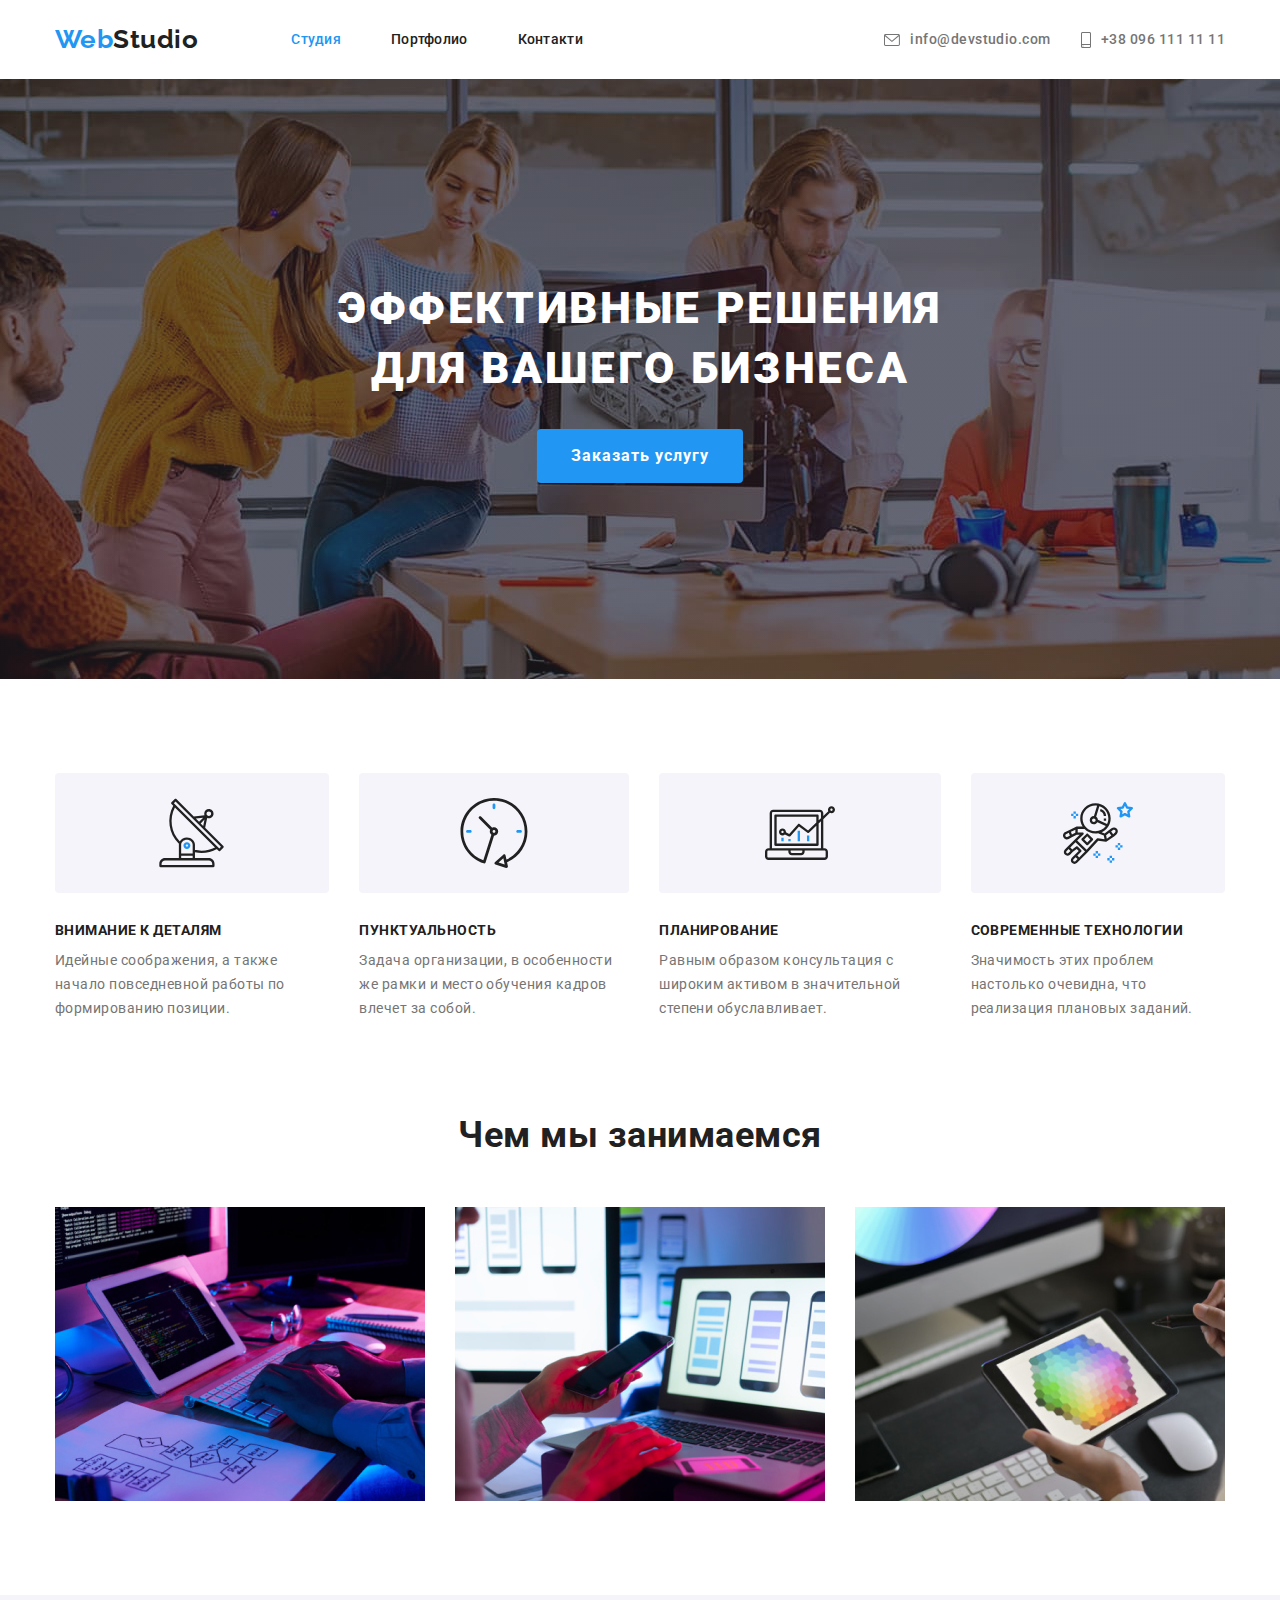
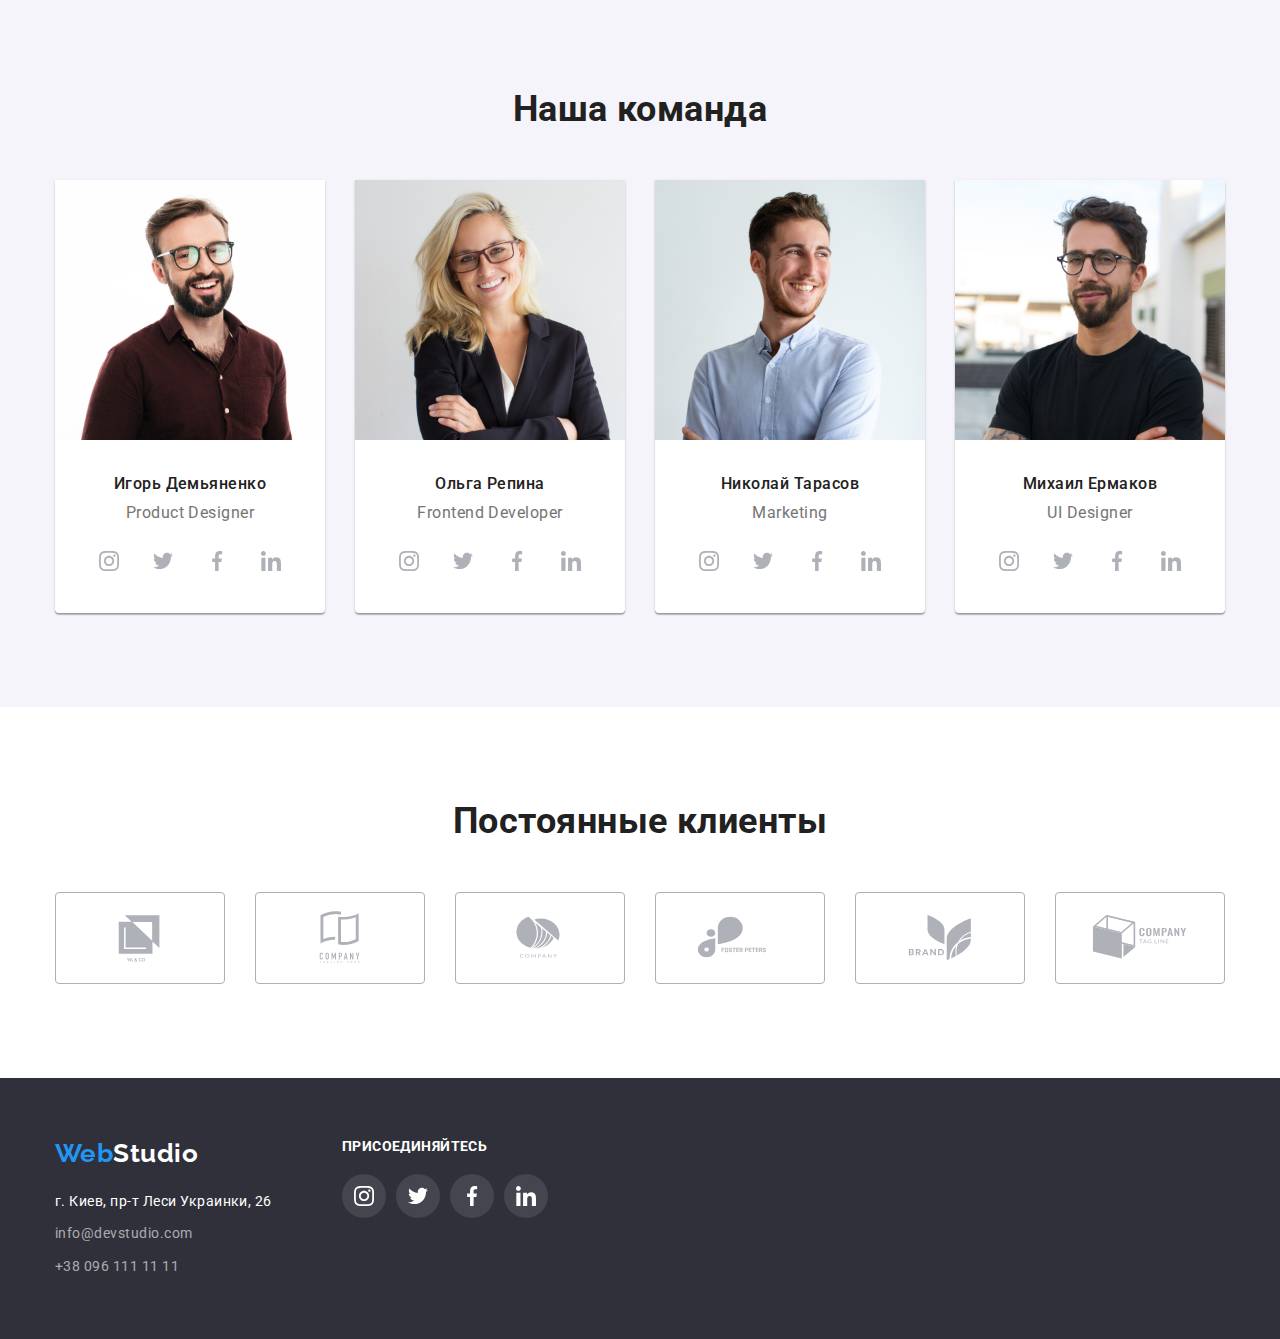
<file: index.html>
<!DOCTYPE html>
<html lang="ru">

<head>
    <meta charset="UTF-8">
    <meta http-equiv="X-UA-Compatible" content="IE=edge">
    <meta name="viewport" content="width=device-width, initial-scale=1.0">
    <title>WebStudio</title>
    <link
        href="https://fonts.googleapis.com/css2?family=Raleway:wght@700&family=Roboto:wght@400;500;700;900&display=swap"
        rel="stylesheet">
    <link rel="stylesheet"
        href="https://cdnjs.cloudflare.com/ajax/libs/modern-normalize/1.1.0/modern-normalize.min.css">
    <link rel="stylesheet" href="css/style.css" type="text/css">
</head>

<body>
    <header>
        <div class="container header-flex">
            <div class="logo-flex">
                <a href="./index.html" class="link logo"><span class="web">Web</span><span
                        class="studio">Studio</span></a>
            </div>
            <nav class="navmenu">
                <ul class="mkey list">
                    <li class="nkey">
                        <a href="./index.html" class="link current">Студия</a>
                    </li>
                    <li class="nkey">
                        <a href="./portfolio.html" class="link">Портфолио</a>
                    </li>
                    <li class="nkey">
                        <a href="#" class="link">Контакти</a>
                    </li>
                </ul>
            </nav>
            <ul class="contacts list">
                <li class="contacts-item">
                    <a href="mailto:info@devstudio.com" class="link contacts-link"><svg class="contacts-icon" width="16" height="12">
                        <use href="./image/sprite.svg#icon-mail"></use>
                    </svg>info@devstudio.com</a>
                </li>
                <li class="contacts-item">
                    <a href="tel:+380961111111" class="link contacts-link"><svg class="contacts-icon" width="10" height="16">
                        <use href="./image/sprite.svg#icon-smartphone"></use>
                    </svg>+38 096 111 11 11</a>
                </li>
            </ul>
        </div>
    </header>
    <main>
        <section class="hero">
            <div class="container hero-container">
                <h1 class="hero-title">Эффективные решения<br>для вашего бизнеса</h1>
                <button type="button" class="hero-button">Заказать услугу</button>
            </div>
        </section>
        <section class="peculiarities section">
            <div class="container">
                <ul class="list peculiarities-flex">
                    <li class="detail antenna">
                        <div class="item">
                            <svg class="item-pic">
                                <use href="./image/sprite.svg#icon-pic-antenna"></use>
                            </svg>
                        </div>
                        <h3 class="pcaption">Внимание к деталям</h3>
                        <p>Идейные соображения, а также начало повседневной работы по формированию позиции.</p>
                    </li>
                    <li class="detail clock">
                        <div class="item">
                            <svg class="item-pic">
                                <use href="./image/sprite.svg#icon-pic-clock"></use>
                            </svg>
                        </div>
                        <h3 class="pcaption">Пунктуальность</h3>
                        <p>Задача организации, в особенности же рамки и место обучения кадров влечет за собой.</p>
                    </li>
                    <li class="detail diagram">
                        <div class="item">
                            <svg class="item-pic">
                                <use href="./image/sprite.svg#icon-pic-diagram"></use>
                            </svg>
                        </div>
                        <h3 class="pcaption">Планирование</h3>
                        <p>Равным образом консультация с широким активом в значительной степени обуславливает.</p>
                    </li>
                    <li class="detail astronaut">
                        <div class="item">
                            <svg class="item-pic">
                                <use href="./image/sprite.svg#icon-pic-astronaut"></use>
                            </svg>
                        </div>
                        <h3 class="pcaption">Современные технологии</h3>
                        <p>Значимость этих проблем настолько очевидна, что реализация плановых заданий.</p>
                    </li>
                </ul>
            </div>
        </section>
        <section class="ourwork section section-ourwork">
            <div class="container ourwork-container">
                <h2 class="hcaption">Чем мы занимаемся</h2>
                <ul class="list ourwork-flex">
                    <li class="ourwork-flex-item">
                        <img src="image/wpwkeybord.jpg" alt="Руки набирающие текст на клавиатуре" width="370"
                            height="294">
                    </li>
                    <li class="ourwork-flex-item">
                        <img src="image/wpwphone.jpg" alt="Человек держит в руках телефон" width="370" height="294">
                    </li>
                    <li class="ourwork-flex-item">
                        <img src="image/wpwtable.jpg" alt="Человек смотрин на планшет возле компютера" width="370"
                            height="294">
                    </li>
                </ul>
            </div>
        </section>
        <section class="ourteam section">
            <div class="container">
                <h2 class="hcaption">Наша команда</h2>
                <ul class="list ourteam-flex">
                    <li class="team ourteam-item">
                        <div class="ourteam-employee">
                            <img src="image/team_demianov.jpg" alt="Мужчина в коричневой рубашке с бородой" width="270"
                                height="260">
                            <div class="ourteam-text">
                                <h3 class="fsname">Игорь Демьяненко</h3>
                                <p class="post">Product Designer</p>
                                <div class="ourteam-container">
                                    <ul class="list ourteam-list">
                                        <li class="ourteam-social">
                                            <a href="#" class="social-team-link">
                                                <svg class="socilat-team-icon" width="20" height="20">
                                                    <use href="./image/sprite.svg#icon-logo-instagram"></use>
                                                </svg>
                                            </a>
                                        </li>
                                        <li class="ourteam-social">
                                            <a href="#" class="social-team-link">
                                                <svg class="socilat-team-icon" width="20" height="20">
                                                    <use href="./image/sprite.svg#icon-logo-twiter"></use>
                                                </svg>
                                            </a>
                                        </li>
                                        <li class="ourteam-social">
                                            <a href="#" class="social-team-link">
                                                <svg class="socilat-team-icon" width="20" height="20">
                                                    <use href="./image/sprite.svg#icon-logo-facebook"></use>
                                                </svg>
                                            </a>
                                        </li>
                                        <li class="ourteam-social">
                                            <a href="#" class="social-team-link">
                                                <svg class="socilat-team-icon" width="20" height="20">
                                                    <use href="./image/sprite.svg#icon-logo-linkedin"></use>
                                                </svg>
                                            </a>
                                        </li>
                                    </ul>
                                </div>
                            </div>
                        </div>
                    </li>
                    <li class="team ourteam-item">
                        <div class="ourteam-employee">
                            <img src="image/team_repina.jpg" alt="Женщина с светлыми волосами в чёрном пиджаке"
                                width="270" height="260">
                            <div class="ourteam-text">
                                <h3 class="fsname">Ольга Репина</h3>
                                <p class="post">Frontend Developer</p>
                                <div class="ourteam-container">
                                    <div class="ourteam-container">
                                    <ul class="list ourteam-list">
                                        <li class="ourteam-social">
                                            <a href="#" class="social-team-link">
                                                <svg class="socilat-team-icon" width="20" height="20">
                                                    <use href="./image/sprite.svg#icon-logo-instagram"></use>
                                                </svg>
                                            </a>
                                        </li>
                                        <li class="ourteam-social">
                                            <a href="#" class="social-team-link">
                                                <svg class="socilat-team-icon" width="20" height="20">
                                                    <use href="./image/sprite.svg#icon-logo-twiter"></use>
                                                </svg>
                                            </a>
                                        </li>
                                        <li class="ourteam-social">
                                            <a href="#" class="social-team-link">
                                                <svg class="socilat-team-icon" width="20" height="20">
                                                    <use href="./image/sprite.svg#icon-logo-facebook"></use>
                                                </svg>
                                            </a>
                                        </li>
                                        <li class="ourteam-social">
                                            <a href="#" class="social-team-link">
                                                <svg class="socilat-team-icon" width="20" height="20">
                                                    <use href="./image/sprite.svg#icon-logo-linkedin"></use>
                                                </svg>
                                            </a>
                                        </li>
                                    </ul>
                                </div>
                            </div>
                        </div>
                    </li>
                    <li class="team ourteam-item">
                        <div class="ourteam-employee">
                            <img src="image/team_tarasov.jpg" alt="Мужчина в голубой рубашке улыбается" width="270"
                                height="260">
                            <div class="ourteam-text">
                                <h3 class="fsname">Николай Тарасов</h3>
                                <p class="post">Marketing</p>
                                <div class="ourteam-container">
                                    <ul class="list ourteam-list">
                                        <li class="ourteam-social">
                                            <a href="#" class="social-team-link">
                                                <svg class="socilat-team-icon" width="20" height="20">
                                                    <use href="./image/sprite.svg#icon-logo-instagram"></use>
                                                </svg>
                                            </a>
                                        </li>
                                        <li class="ourteam-social">
                                            <a href="#" class="social-team-link">
                                                <svg class="socilat-team-icon" width="20" height="20">
                                                    <use href="./image/sprite.svg#icon-logo-twiter"></use>
                                                </svg>
                                            </a>
                                        </li>
                                        <li class="ourteam-social">
                                            <a href="#" class="social-team-link">
                                                <svg class="socilat-team-icon" width="20" height="20">
                                                    <use href="./image/sprite.svg#icon-logo-facebook"></use>
                                                </svg>
                                            </a>
                                        </li>
                                        <li class="ourteam-social">
                                            <a href="#" class="social-team-link">
                                                <svg class="socilat-team-icon" width="20" height="20">
                                                    <use href="./image/sprite.svg#icon-logo-linkedin"></use>
                                                </svg>
                                            </a>
                                        </li>
                                    </ul>
                                </div>
                            </div>
                        </div>
                    </li>
                    <li class="team ourteam-item">
                        <div class="ourteam-employee">
                            <img src="image/team_ermakov.jpg" alt="Мужчина в чёрном джемпере с бородой и в очках"
                                width="270" height="260">
                            <div class="ourteam-text">
                                <h3 class="fsname">Михаил Ермаков</h3>
                                <p class="post">UI Designer</p>
                                <div class="ourteam-container">
                                    <ul class="list ourteam-list">
                                        <li class="ourteam-social">
                                            <a href="#" class="social-team-link">
                                                <svg class="socilat-team-icon" width="20" height="20">
                                                    <use href="./image/sprite.svg#icon-logo-instagram"></use>
                                                </svg>
                                            </a>
                                        </li>
                                        <li class="ourteam-social">
                                            <a href="#" class="social-team-link">
                                                <svg class="socilat-team-icon" width="20" height="20">
                                                    <use href="./image/sprite.svg#icon-logo-twiter"></use>
                                                </svg>
                                            </a>
                                        </li>
                                        <li class="ourteam-social">
                                            <a href="#" class="social-team-link">
                                                <svg class="socilat-team-icon" width="20" height="20">
                                                    <use href="./image/sprite.svg#icon-logo-facebook"></use>
                                                </svg>
                                            </a>
                                        </li>
                                        <li class="ourteam-social">
                                            <a href="#" class="social-team-link">
                                                <svg class="socilat-team-icon" width="20" height="20">
                                                    <use href="./image/sprite.svg#icon-logo-linkedin"></use>
                                                </svg>
                                            </a>
                                        </li>
                                    </ul>
                                </div>
                            </div>
                        </div>
                    </li>
                </ul>
            </div>
        </section>
        <section class="section">
            <div class="container client">
                <h2 class="hcaption">Постоянные клиенты</h2>
                <ul class="list our-client">
                    <li class="our-client-item">
                        <a href="./index.html" class="our-client-link client-decor">
                        <svg class="icon-decor" width="106" height="60">
                            <use href="./image/sprite.svg#icon-logo-first-company"></use>
                        </svg>
                        </a>
                    </li>
                    <li class="our-client-item">
                        <a href="#" class="our-client-link client-decor">
                            <svg class="icon-decor" width="106" height="60">
                                <use href="./image/sprite.svg#icon-logo-second-company"></use>
                            </svg>
                        </a>
                    </li>
                    <li class="our-client-item">
                        <a href="#" class="our-client-link client-decor">
                            <svg class="icon-decor" width="106" height="60">
                                <use href="./image/sprite.svg#icon-logo-third-company"></use>
                            </svg>
                        </a>
                    </li>
                    <li class="our-client-item">
                        <a href="#" class="our-client-link client-decor">
                            <svg class="icon-decor" width="106" height="60">
                                <use href="./image/sprite.svg#icon-logo-fourth-company"></use>
                            </svg>
                        </a>
                    </li>
                    <li class="our-client-item">
                        <a href="#" class="our-client-link client-decor">
                            <svg class="icon-decor" width="106" height="60">
                                <use href="./image/sprite.svg#icon-logo-fifth-company"></use>
                            </svg>
                        </a>
                    </li>
                    <li class="our-client-item">
                        <a href="#" class="our-client-link client-decor">
                            <svg class="icon-decor" width="106" height="60">
                                <use href="./image/sprite.svg#icon-logo-sixth-company"></use>
                            </svg>
                        </a>
                    </li>
                </ul>
            </div>
        </section>
    </main>
    <footer class="basement footer-container">
        <div class="container">
            <div class="container-contact">
                <div class="footer-logo">
                    <a href="/index.html" class="link logo"><span class="web">Web</span><span
                            class="studio fwhite">Studio</span></a>
                </div>
                <address>
                    <ul class="list">
                        <li class="adress office">
                            <a href="#" class="link">г. Киев, пр-т Леси Украинки, 26</a>
                        </li>
                        <li class="adress">
                            <a href="mailto:info@devstudio.com" class="link">info@devstudio.com</a>
                        </li>
                        <li class="adress adress-phone">
                            <a href="tel:+380961111111" class="link">+38 096 111 11 11</a>
                        </li>
                    </ul>
                </address>
            </div>
            <div class="footer-social">
                <h3 class="footer-title">присоединяйтесь</h3>
                <ul class="footer-social-list list">
                    <li class="footer-social-item">
                        <a href="#" class="footer-social-link">
                            <svg class="" width="20" height="20">
                                <use href="./image/sprite.svg#icon-logo-instagram"></use>
                            </svg>
                        </a>
                    </li>
                    <li class="footer-social-item">
                        <a href="#" class="footer-social-link">
                            <svg class="" width="20" height="20">
                                <use href="./image/sprite.svg#icon-logo-twiter"></use>
                            </svg>
                        </a>
                    </li>
                    <li class="footer-social-item">
                        <a href="#" class="footer-social-link">
                            <svg class="" width="20" height="20">
                                <use href="./image/sprite.svg#icon-logo-facebook"></use>
                            </svg>
                        </a>
                    </li>
                    <li class="footer-social-item">
                        <a href="#" class="footer-social-link">
                            <svg class="" width="20" height="20">
                                <use href="./image/sprite.svg#icon-logo-linkedin"></use>
                            </svg>
                        </a>
                    </li>
                </ul>
            </div>
        </div>
    </footer>
</body>

</html>
</file>
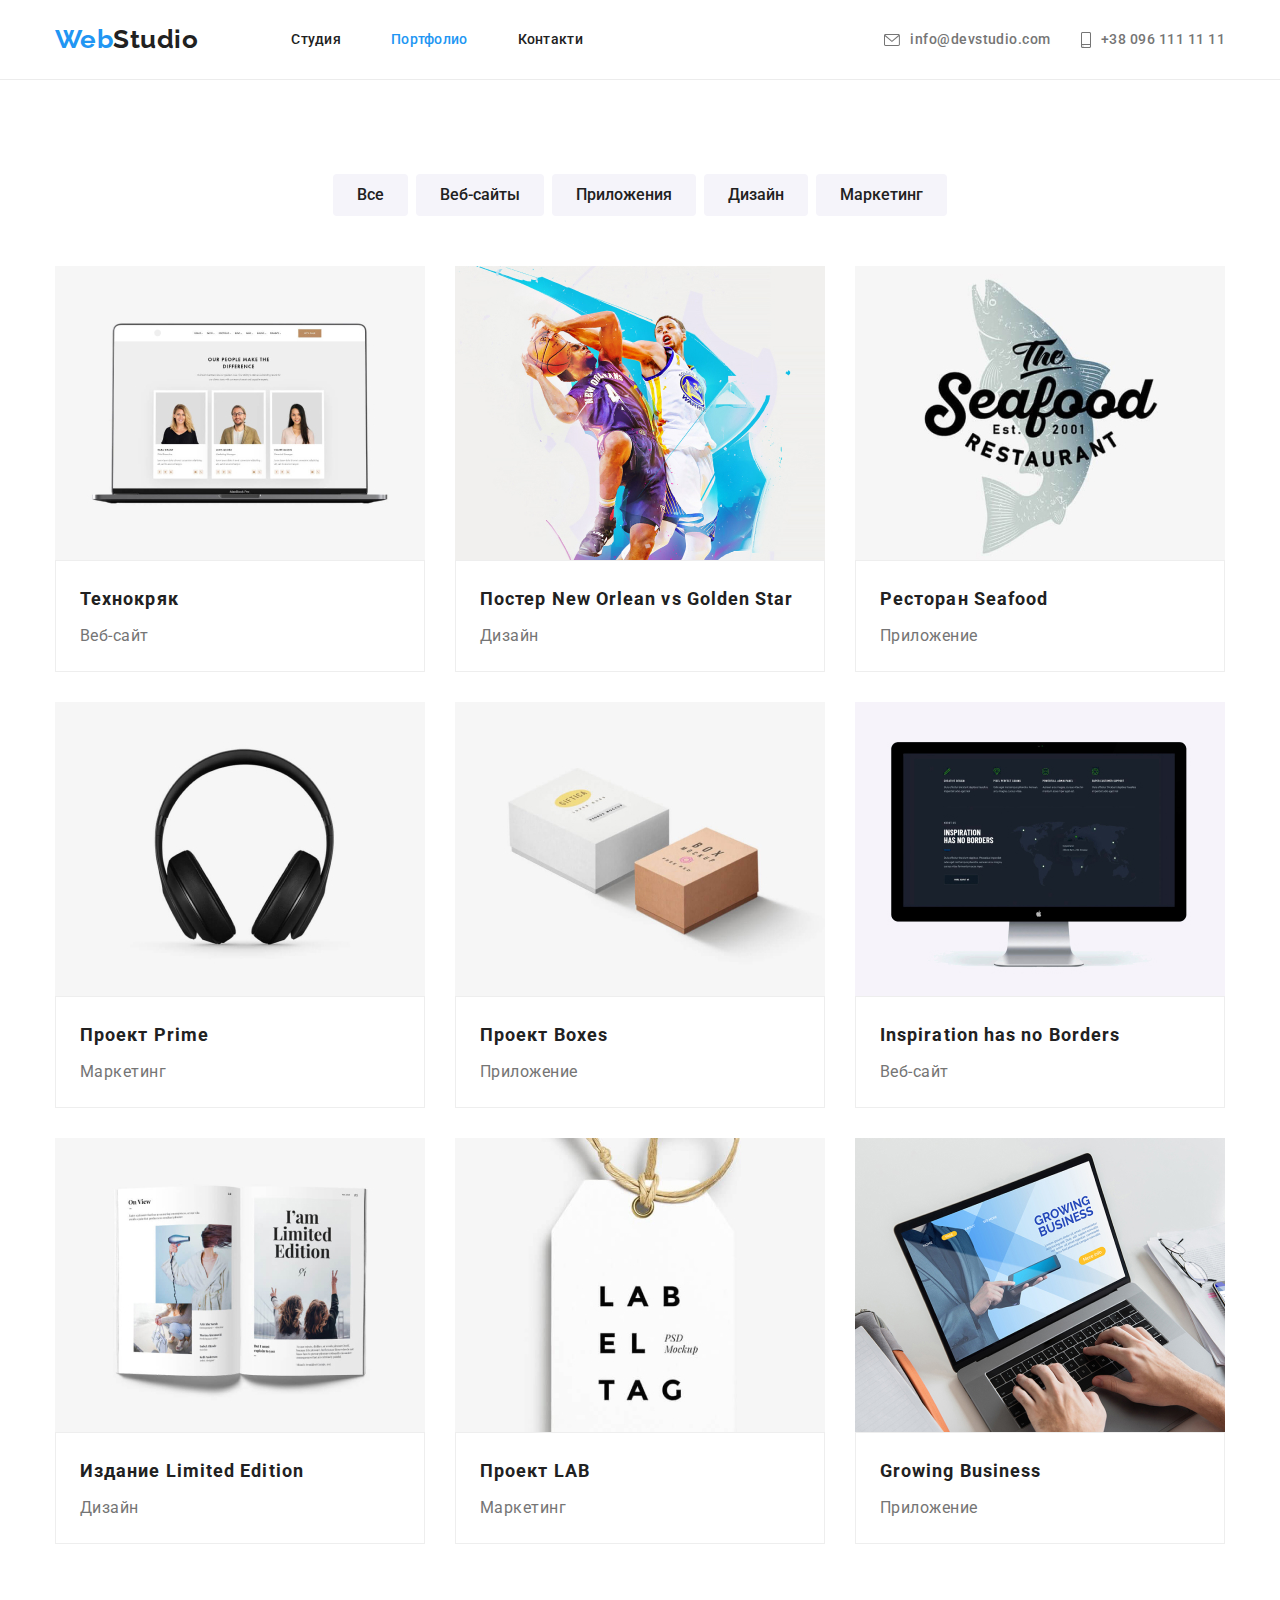
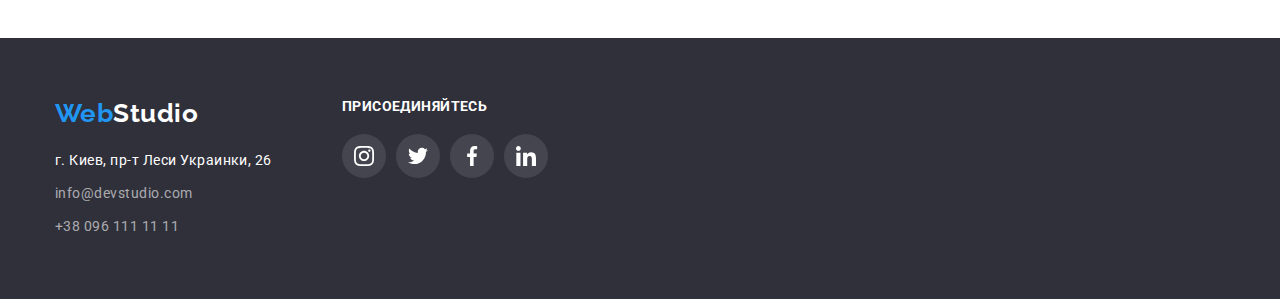
<file: portfolio.html>
<!DOCTYPE html>
<html lang="en">

<head>
    <meta charset="UTF-8">
    <meta http-equiv="X-UA-Compatible" content="IE=edge">
    <meta name="viewport" content="width=device-width, initial-scale=1.0">
    <title>WebStudio</title>
    <link
        href="https://fonts.googleapis.com/css2?family=Raleway:wght@700&family=Roboto:wght@400;500;700;900&display=swap"
        rel="stylesheet">
    <link rel="stylesheet"
        href="https://cdnjs.cloudflare.com/ajax/libs/modern-normalize/1.1.0/modern-normalize.min.css">
    <link rel="stylesheet" href="css/style.css" type="text/css">
</head>

<body>
    <header class="header-border">
        <div class="container header-flex">
            <div class="logo-flex">
                <a href="./index.html" class="link logo"><span class="web">Web</span><span
                        class="studio">Studio</span></a>
            </div>
            <nav class="navmenu">
                <ul class="mkey list">
                    <li class="nkey">
                        <a href="./index.html" class="link">Студия</a>
                    </li>
                    <li class="nkey">
                        <a href="./portfolio.html" class="link current">Портфолио</a>
                    </li>
                    <li class="nkey">
                        <a href="#" class="link">Контакти</a>
                    </li>
                </ul>
            </nav>
            <ul class="contacts list">
                <li class="contacts-item">
                    <a href="mailto:info@devstudio.com" class="link contacts-link"><svg class="contacts-icon" width="16"
                            height="12">
                            <use href="./image/sprite.svg#icon-mail"></use>
                        </svg>info@devstudio.com</a>
                </li>
                <li class="contacts-item">
                    <a href="tel:+380961111111" class="link contacts-link"><svg class="contacts-icon" width="10" height="16">
                            <use href="./image/sprite.svg#icon-smartphone"></use>
                        </svg>+38 096 111 11 11</a>
                </li>
            </ul>
        </div>
    </header>
    <main>
        <section class="main-container">
            <div class="container">
                <h1 class="visually-hidden">Наши работы</h1>
                <ul class="list container-mainbox">
                    <li class="fkey">
                        <button type="button">Все</button>
                    </li>
                    <li class="fkey">
                        <button type="button">Веб-сайты</button>
                    </li>
                    <li class="fkey">
                        <button type="button">Приложения</button>
                    </li>
                    <li class="fkey">
                        <button type="button">Дизайн</button>
                    </li>
                    <li class="fkey">
                        <button type="button">Маркетинг</button>
                    </li>
                </ul>
                <ul class="allworks list">
                    <li class="allworks-item">
                        <div class="card-item">
                            <a href="" class="link card">
                                <img src="image/technoquack.jpg"
                                    alt="Ноутбук на экране которого изображены портфолио 2 девушек и мужчины" width="370" height="294">
                                <div class="allworks-text">
                                    <h2>Технокряк</h2>
                                    <p>Веб-сайт</p>
                                </div>
                            </a>
                        </div>
                    </li>
                    <li class="allworks-item">
                        <div class="card-item">
                            <a href="" class="link card">
                                <img src="image/poster.jpg" alt="Арт с двумя баскетболистами с мячем в прыжке" width="370" height="294">
                                <div class="allworks-text">
                                    <h2>Постер New Orlean vs Golden Star</h2>
                                    <p>Дизайн</p>
                                </div>
                            </a>
                        </div>
                    </li>
                    <li class="allworks-item">
                        <div class="card-item">
                            <a href="" class="link card">
                                <img src="image/restaurant.jpg" alt="Логотип морского ресторана с изображением рыбы" width="370"
                                    height="294">
                                <div class="allworks-text">
                                    <h2>Ресторан Seafood</h2>
                                    <p>Приложение</p>
                                </div>
                            </a>
                        </div>
                    </li>
                    <li class="allworks-item">
                        <div class="card-item">
                            <a href="" class="link card">
                                <img src="image/prime.jpg" alt="Большие чёрные наушники" width="370" height="294">
                                <div class="allworks-text">
                                    <h2>Проект Prime</h2>
                                    <p>Маркетинг</p>
                                </div>
                            </a>
                        </div>
                    </li>
                    <li class="allworks-item">
                        <div class="card-item">
                            <a href="" class="link card">
                                <img src="image/boxes.jpg" alt="Две коробки" width="370" height="294">
                                <div class="allworks-text">
                                    <h2>Проект Boxes</h2>
                                    <p>Приложение</p>
                                </div>
                            </a>
                        </div>
                    </li>
                    <li class="allworks-item">
                        <div class="card-item">
                            <a href="" class="link card">
                                <img src="image/bordersite.jpg" alt="Экран компьтера на котором открыта карта мира" width="370"
                                    height="294">
                                <div class="allworks-text">
                                    <h2>Inspiration has no Borders</h2>
                                    <p>Веб-сайт</p>
                                </div>
                            </a>
                        </div>
                    </li>
                    <li class="allworks-item">
                        <div class="card-item">
                            <a href="" class="link card">
                                <img src="image/edition.jpg" alt="Книга с фотографиями" width="370" height="294">
                                <div class="allworks-text">
                                    <h2>Издание Limited Edition</h2>
                                    <p>Дизайн</p>
                                </div>
                            </a>
                        </div>
                    </li>
                    <li class="allworks-item">
                        <div class="card-item">
                            <a href="" class="link card">
                                <img src="image/lab.jpg" alt="Бирка с названием магазина" width="370" height="294">
                                <div class="allworks-text">
                                    <h2>Проект LAB</h2>
                                    <p>Маркетинг</p>
                                </div>
                            </a>
                        </div>
                    </li>
                    <li class="allworks-item">
                        <div class="card-item">
                            <a href="" class="link card">
                                <img src="image/growbus.jpg" alt="Руки человека который работает за ноутбуком" width="370" height="294">
                                <div class="allworks-text">
                                    <h2>Growing Business</h2>
                                    <p>Приложение</p>
                                </div>
                            </a>
                        </div>
                    </li>
                </ul>
            </div>
        </section>
    </main>
    <footer class="basement footer-container">
        <div class="container">
            <div class="container-contact">
                <div class="footer-logo">
                    <a href="/index.html" class="link logo"><span class="web">Web</span><span
                            class="studio fwhite">Studio</span></a>
                </div>
                <address>
                    <ul class="list">
                        <li class="adress office">
                            <a href="#" class="link">г. Киев, пр-т Леси Украинки, 26</a>
                        </li>
                        <li class="adress">
                            <a href="mailto:info@devstudio.com" class="link">info@devstudio.com</a>
                        </li>
                        <li class="adress adress-phone">
                            <a href="tel:+380961111111" class="link">+38 096 111 11 11</a>
                        </li>
                    </ul>
                </address>
            </div>
            <div class="footer-social">
                <h3 class="footer-title">присоединяйтесь</h3>
                <ul class="footer-social-list list">
                    <li class="footer-social-item">
                        <a href="#" class="footer-social-link">
                            <svg class="" width="20" height="20">
                                <use href="./image/sprite.svg#icon-logo-instagram"></use>
                            </svg>
                        </a>
                    </li>
                    <li class="footer-social-item">
                        <a href="#" class="footer-social-link">
                            <svg class="" width="20" height="20">
                                <use href="./image/sprite.svg#icon-logo-twiter"></use>
                            </svg>
                        </a>
                    </li>
                    <li class="footer-social-item">
                        <a href="#" class="footer-social-link">
                            <svg class="" width="20" height="20">
                                <use href="./image/sprite.svg#icon-logo-facebook"></use>
                            </svg>
                        </a>
                    </li>
                    <li class="footer-social-item">
                        <a href="#" class="footer-social-link">
                            <svg class="" width="20" height="20">
                                <use href="./image/sprite.svg#icon-logo-linkedin"></use>
                            </svg>
                        </a>
                    </li>
                </ul>
            </div>
        </div>
    </footer>
</body>

</html>
</file>
<file: css/style.css>
:root {
  --primary-text-color: #212121;
  --secondary-text-color: #757575;
  --accent-color: #2196f3;
  --primary-white-color: #ffffff;
  --footer-adress-color: rgba(255, 255, 255, 0.6);
}

body {
  color: var(--primary-text-color);
  background: #ffffff;
  font-family: "Roboto", sans-serif;
  letter-spacing: 0.03em;
}

h1,
h2,
h3,
h4,
h5,
h6,
p {
  margin: 0;
}
ul {
  margin: 0;
  padding: 0;
}

.list {
  list-style-type: none;
}

.link {
  text-decoration: none;
}

.container {
  width: 1200px;
  margin: 0 auto;
  padding: 0 15px;
}

.section {
  padding-top: 94px;
  padding-bottom: 94px;
}

.section-ourwork {
  padding-top: 0;
}

/* Header and Logo */

.header-border {
  border-bottom: 1px solid #ececec;
}

.logo-flex {
  display: inline-block;
  margin-right: 93px;
}

.logo > span {
  font-family: "Raleway", sans-serif;
  font-size: 26px;
  font-weight: 700;
  line-height: 1.2;
}

.web {
  color: var(--accent-color);
}

.studio {
  color: var(--primary-text-color);
}

.fwhite {
  color: var(--primary-white-color);
}

/* Navbar */

.header-flex {
  display: flex;
  padding-top: 24px;
  padding-bottom: 24px;
  justify-content: space-between;
  align-items: center;
}

.nkey {
  margin-right: 50px;
}

.nkey:last-child {
  margin-right: 0;
}

.nkey > a {
  color: var(--primary-text-color);
  font-size: 14px;
  font-weight: 500;
  line-height: 1.14;
  letter-spacing: 0.02em;
}

.nkey > a:hover,
.nkey > a:focus {
  color: var(--accent-color);
}

.contacts {
  display: flex;
  margin-left: auto;
}

.contacts-link {
  display: flex;
  align-items: center;
  justify-content: center;
  fill: var(--secondary-text-color);
}

.contacts-link:hover,
.contacts-link:focus {
  fill: var(--accent-color);
}

.contacts-icon {
  margin-right: 10px;
}

.contacts-item {
  margin-right: 30px;
}

.contacts-item:last-child {
  margin-right: 0;
}

.contacts a {
  color: var(--secondary-text-color);
  font-size: 14px;
  font-weight: 500;
  line-height: 1.14;
}

.contacts a:hover,
.contacts a:focus {
  color: var(--accent-color);
}

.mkey {
  display: flex;
}

.mkey .current {
  color: var(--accent-color);
}

/* Hero-sect */
.hero {
  margin-right: auto;
  margin-left: auto;
  max-width: 1600px;
  height: 600px;
  background-color: #212121;
  background-image: linear-gradient(
      to right,
      rgba(47, 48, 58, 0.4),
      rgba(47, 48, 58, 0.4)
    ),
    url(../image/bgphoto.jpg);
  background-repeat: no-repeat;
  background-position: center;
  background-size: cover;
}

.hero-title {
  color: var(--primary-white-color);
  font-size: 44px;
  font-weight: 900;
  line-height: 1.36;
  letter-spacing: 0.06em;
  text-transform: uppercase;
  text-align: center;
  margin-bottom: 30px;
}

.hero-button {
  background-color: var(--accent-color);
  color: var(--primary-white-color);
  font-family: inherit;
  font-size: 16px;
  font-weight: 700;
  line-height: 1.87;
  letter-spacing: 0.06em;
  cursor: pointer;
  padding: 10px 32px;
  text-align: center;
  margin: 0 auto;
  border-color: transparent;
  border-radius: 4px;
  display: block;
}

.hero-container {
  padding: 200px 0;
}

/* Peculiarities-sect */

.peculiarities-flex {
  display: flex;
}

.detail {
  margin-right: 30px;
  display: flex;
  flex-direction: column;
}

.detail:last-child {
  margin-right: 0;
}

.item {
  background: #f5f4fa;
  border-radius: 4px;
  height: 120px;
  margin-bottom: 30px;
  display: flex;
  justify-content: center;
  align-items: center;
}

.item-pic {
  width: 70px;
  height: 70px;
}

.pcaption {
  color: var(--primary-text-color);
  font-size: 14px;
  line-height: 1.14;
  text-transform: uppercase;
  margin-bottom: 10px;
}

.detail > p {
  color: var(--secondary-text-color);
  font-size: 14px;
  line-height: 1.71;
}

/* Ourwork-sect */

.hcaption {
  color: var(--primary-text-color);
  font-size: 36px;
  line-height: 1.16;
  margin-bottom: 50px;
  text-align: center;
}

.ourwork-flex {
  display: flex;
}

.ourwork-flex-item {
  margin-right: 30px;
}

.ourwork-flex-item:last-child {
  margin-right: 0;
}

.ourwork-flex-item > img {
  display: block;
}

/* Ourteam-sect */
.ourteam {
  background: #f5f4fa;
}

.ourteam-flex {
  display: flex;
}

.ourteam-item {
  margin-right: 30px;
}

.ourteam-item:last-child {
  margin-right: 0;
}

.ourteam-text {
  padding: 30px 0;
}

.ourteam-employee {
  background-color: var(--primary-white-color);
  box-shadow: 0px 1px 3px rgba(0, 0, 0, 0.12), 0px 1px 1px rgba(0, 0, 0, 0.14),
    0px 2px 1px rgba(0, 0, 0, 0.2);
  border-radius: 0px 0px 4px 4px;
}

.fsname {
  color: var(--primary-text-color);
  font-size: 16px;
  font-weight: 500;
  line-height: 1.18;
  text-align: center;
  margin-bottom: 10px;
}

.post {
  color: var(--secondary-text-color);
  line-height: 1.18;
  text-align: center;
  margin-bottom: 16px;
}

.ourteam-list {
  display: flex;
  align-items: center;
  justify-content: center;
}

.ourteam-social {
  margin-right: 10px;
}

.ourteam-social:last-child {
  margin-right: 0;
}

.social-team-link {
  width: 44px;
  height: 44px;
  border-radius: 50%;
  display: flex;
  align-items: center;
  justify-content: center;
  fill: #afb1b8;
}

.social-team-link:hover,
.social-team-link:focus {
  background-color: var(--accent-color);
  fill: var(--primary-white-color);
}

/* ---------OUR CLIENT--------- */

.our-client {
  display: flex;
  justify-content: space-between;
  align-items: center;
}

.our-client-item {
  width: 170px;
  height: 92px;
  display: flex;
  justify-content: center;
  align-items: center;
  border: 1px solid #afb1b8;
  box-sizing: border-box;
  border-radius: 4px;
}

.our-client-link {
  display: flex;
  justify-content: center;
  align-items: center;
  width: 170px;
  height: 92px;
}

.our-client-item:hover {
  border-color: var(--accent-color);
}

.client-decor {
  fill: #afb1b8;
}

.client-decor:hover,
.client-decor:focus {
  fill: var(--accent-color);
}

/* Footer */
.basement {
  background-color: #2f303a;
  display: flex;
}

.footer-container {
  padding-top: 60px;
  padding-bottom: 60px;
}

.container-contact {
  margin-right: 70px;
}

.footer-logo {
  margin-bottom: 20px;
}

.adress {
  margin-bottom: 9px;
}

.adress-phone {
  margin-bottom: 0;
}

.adress a {
  color: var(--footer-adress-color);
  font-size: 14px;
  font-style: normal;
  line-height: 1.71;
}

.adress a:hover,
.adress a:focus {
  color: var(--accent-color);
}

.adress.office > a {
  color: var(--primary-white-color);
}

.adress.office > a:hover,
.adress.office > a:focus {
  color: var(--accent-color);
}

.footer-social {
  display: flex;
  flex-direction: column;
}

.footer-social-list {
  display: flex;
}

.footer-title {
  font-weight: 700;
  font-size: 14px;
  line-height: calc(16 / 14);
  letter-spacing: 0.03em;
  text-transform: uppercase;
  margin-bottom: 20px;
  color: var(--primary-white-color);
}

.basement > .container {
  display: flex;
}

.footer-social-link {
  width: 44px;
  height: 44px;
  border-radius: 50%;
  display: flex;
  align-items: center;
  justify-content: center;
  fill: var(--primary-white-color);
  background-color: rgba(255, 255, 255, 0.1);
}

.footer-social-item {
  margin-right: 10px;
}

.footer-social-item:last-child {
  margin-right: 0;
}

.footer-social-link:hover,
.footer-social-link:focus {
  background-color: var(--accent-color);
}

/* Portfolio */

/* buttons */

.main-container {
  padding: 94px 0;
}

.visually-hidden {
  position: absolute;
  white-space: nowrap;
  width: 1px;
  height: 1px;
  overflow: hidden;
  border: 0;
  padding: 0;
  clip: rect(0 0 0 0);
  clip-path: inset(50%);
  margin: -1px;
}

.container-mainbox {
  display: flex;
  justify-content: center;
  margin-bottom: 50px;
}

.fkey {
  margin-right: 8px;
}

.fkey:last-child {
  margin-right: 0;
}

.fkey > button {
  color: var(--primary-text-color);
  background-color: #f5f4fa;
  font-family: inherit;
  font-size: 16px;
  font-weight: 500;
  line-height: 1.6;
  cursor: pointer;
  border-radius: 4px;
  padding: 6px 22px;
  border-color: transparent;
}

.fkey > button:hover,
.fkey > button:focus {
  color: var(--primary-white-color);
  background-color: var(--accent-color);
  box-shadow: 0px 3px 1px rgba(0, 0, 0, 0.1), 0px 1px 2px rgba(0, 0, 0, 0.08),
    0px 2px 2px rgba(0, 0, 0, 0.12);
}

/* card */

.allworks {
  display: flex;
  flex-wrap: wrap;
}

.allworks-item {
  margin-right: 30px;
  margin-bottom: 30px;
}

.allworks-item:nth-child(3n + 3) {
  margin-right: 0;
}

.allworks-item:nth-child(n + 7) {
  margin-bottom: 0;
}

.card > img {
  display: block;
}

.card-item:hover,
.card-item:focus {
  box-shadow: 0px 1px 1px rgba(0, 0, 0, 0.12), 0px 4px 4px rgba(0, 0, 0, 0.06),
    1px 4px 6px rgba(0, 0, 0, 0.16);
}

.allworks-text {
  border: 1px solid #eeeeee;
  padding: 20px 24px;
}

.allworks-text > h2 {
  color: var(--primary-text-color);
  font-size: 18px;
  line-height: 2;
  letter-spacing: 0.06em;
  margin-bottom: 4px;
}

.allworks-text > p {
  color: var(--secondary-text-color);
  line-height: 1.87;
}
</file>
